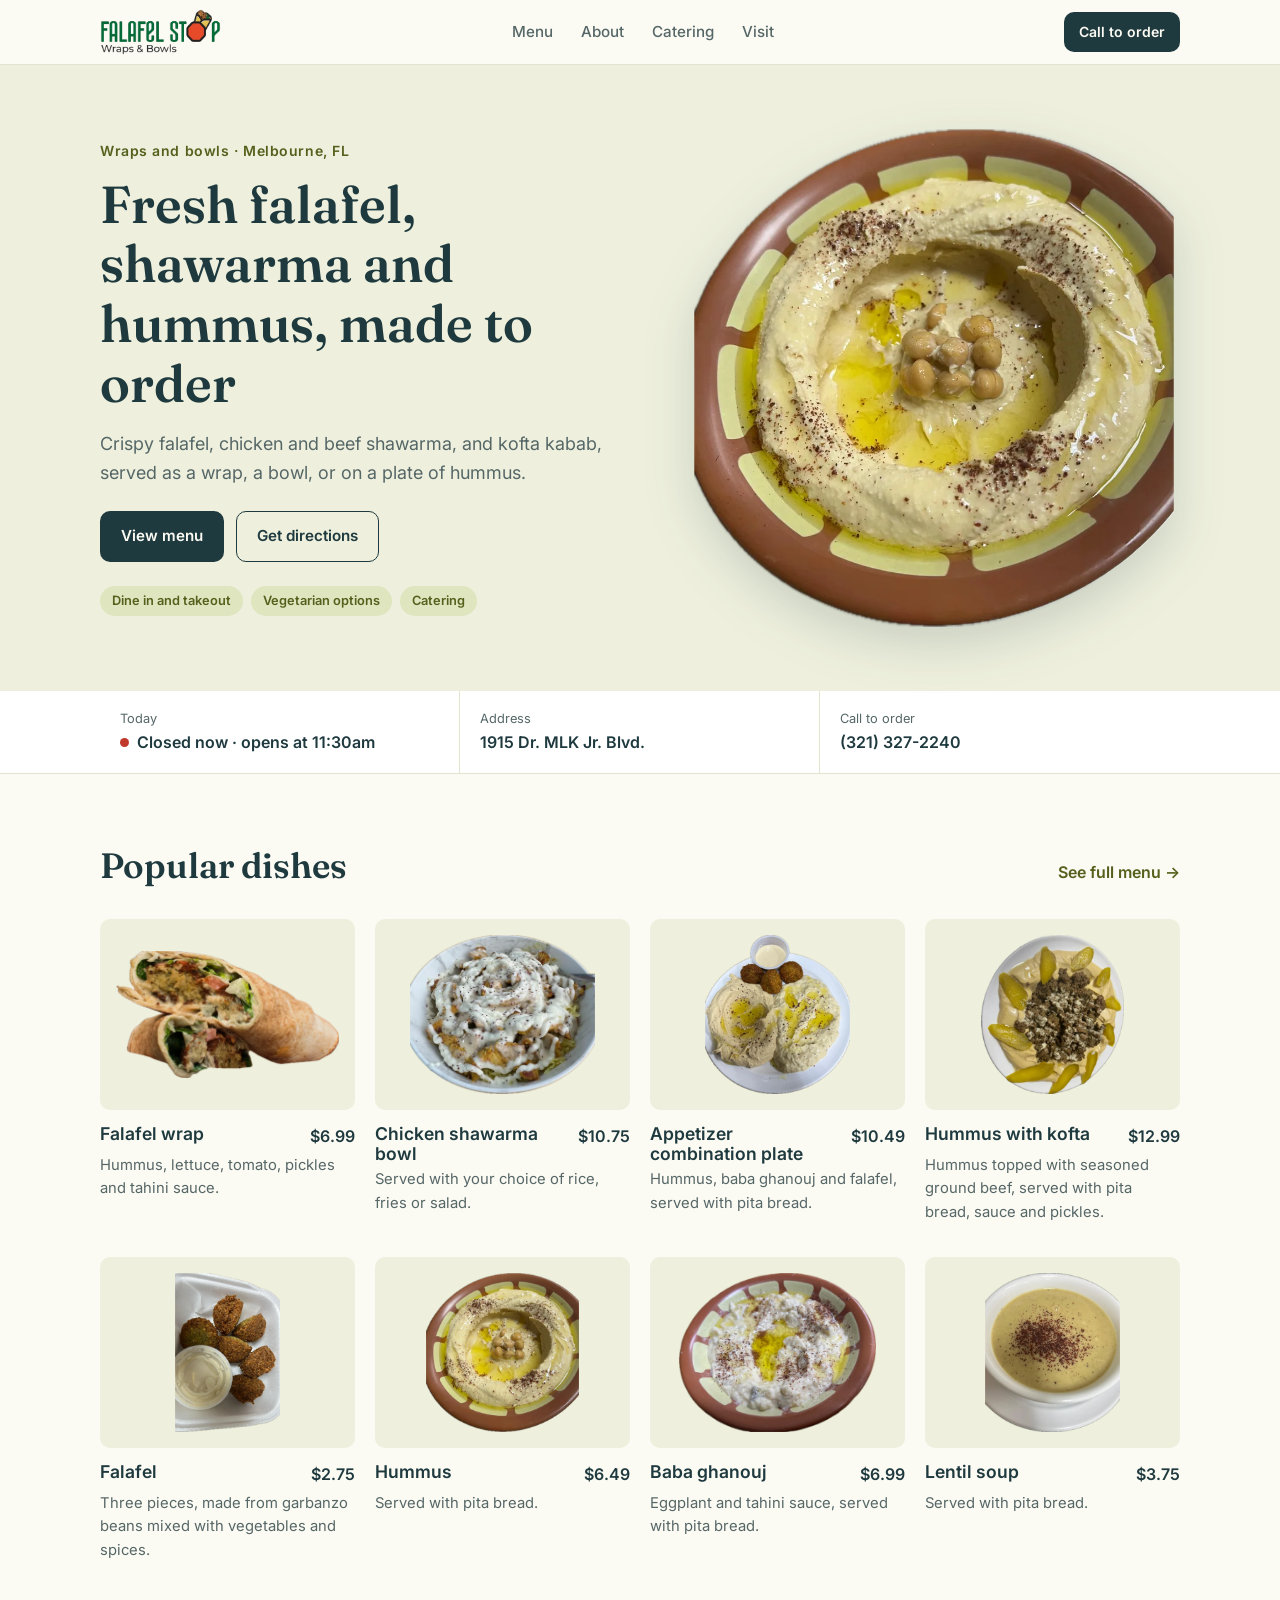
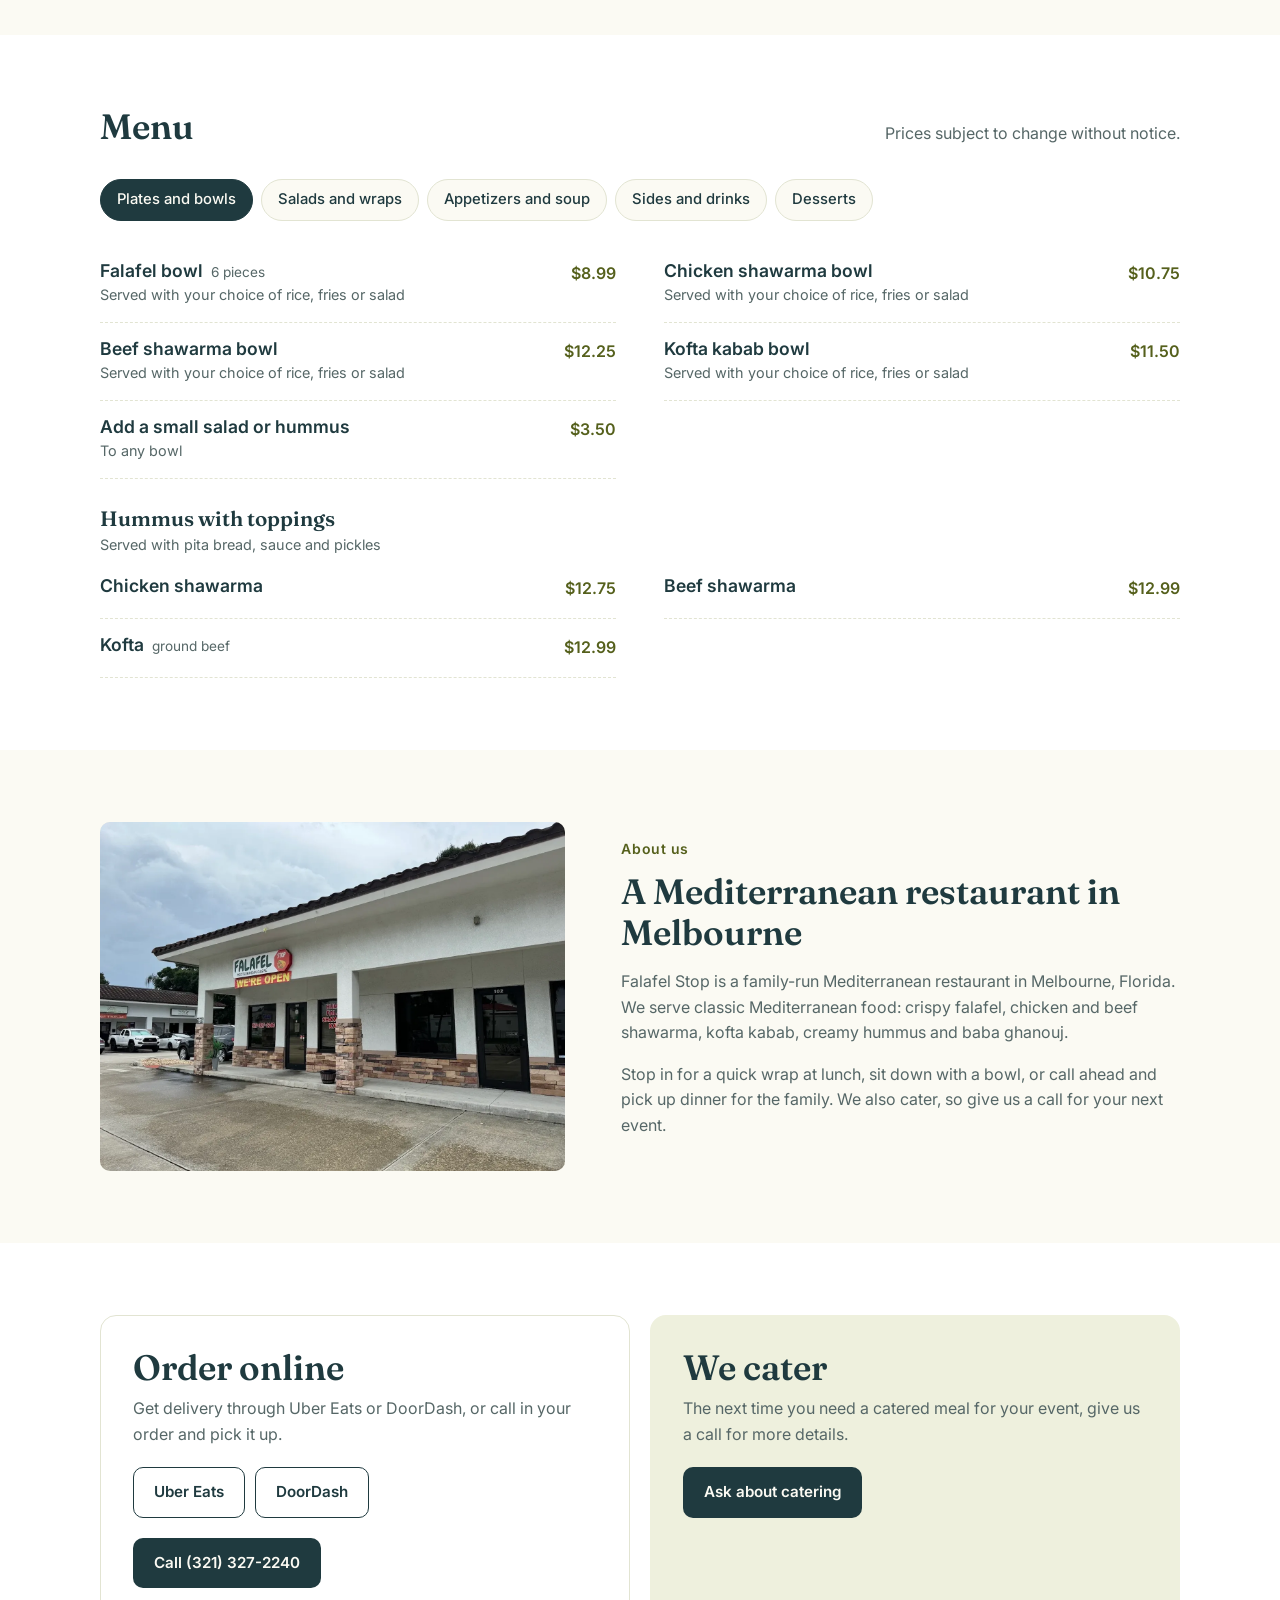
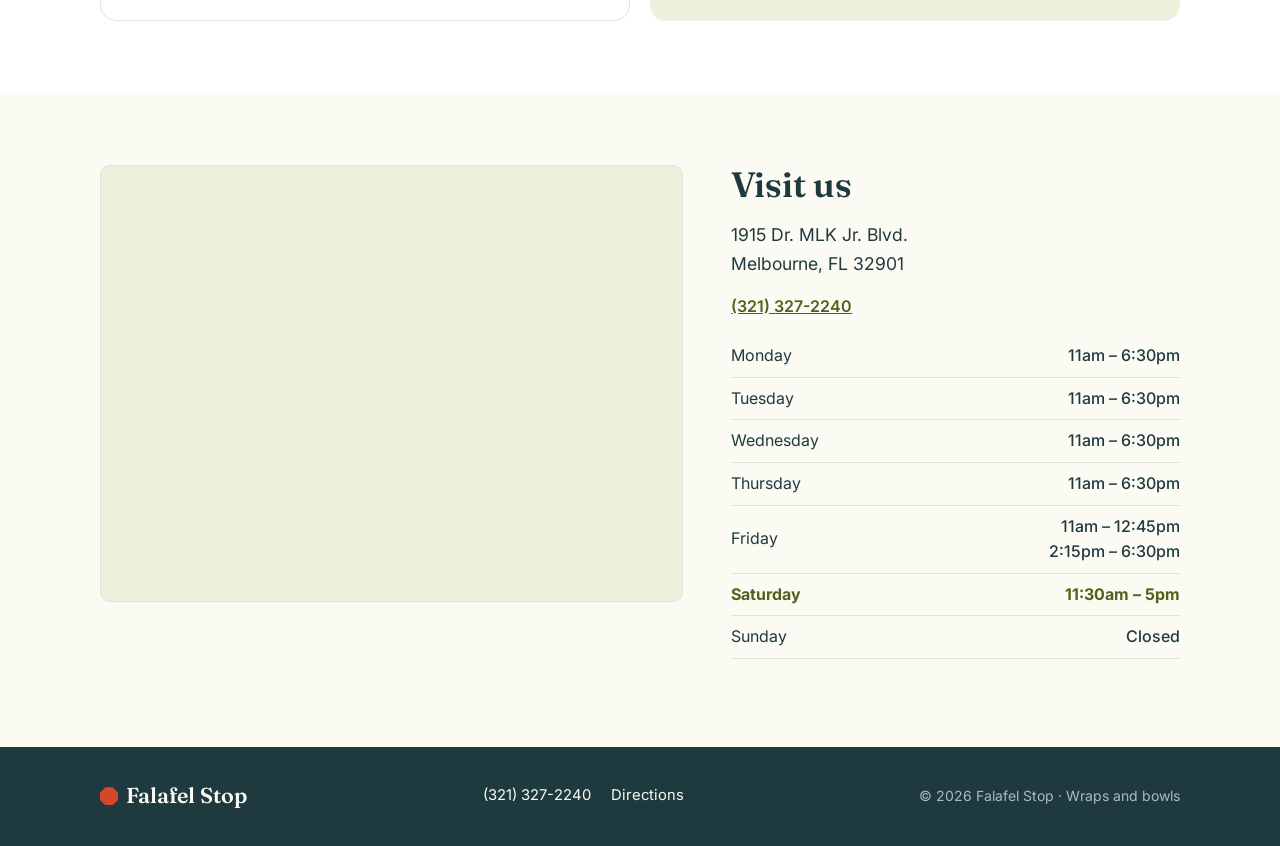
<file: index.html>
<!DOCTYPE html>
<html lang="en">
<head>
  <meta charset="UTF-8" />
  <meta name="viewport" content="width=device-width, initial-scale=1" />
  <title>Falafel Stop · Wraps and bowls in Melbourne, FL</title>
  <meta name="description" content="Falafel, shawarma, kofta and hummus wraps and bowls at 1915 Dr. MLK Jr. Blvd, Melbourne, FL. Dine in, takeout and catering. Call (321) 327-2240." />

  <link rel="icon" type="image/png" href="images/favicon.png" />
  <link rel="apple-touch-icon" href="images/apple-touch-icon.png" />
  <link rel="preconnect" href="https://fonts.googleapis.com" />
  <link rel="preconnect" href="https://fonts.gstatic.com" crossorigin />
  <link href="https://fonts.googleapis.com/css2?family=Fraunces:opsz,wght@9..144,500;9..144,600&family=Inter:wght@400;500;600&display=swap" rel="stylesheet" />
  <link rel="stylesheet" href="styles.css" />

  <!-- Helps Google show hours, address and phone in search results. -->
  <script type="application/ld+json">
  {
    "@context": "https://schema.org",
    "@type": "Restaurant",
    "name": "Falafel Stop",
    "alternateName": "Falafel Stop Wraps & Bowls",
    "url": "https://eatfalafelstop.com",
    "servesCuisine": ["Middle Eastern", "Mediterranean"],
    "telephone": "+1-321-327-2240",
    "priceRange": "$",
    "acceptsReservations": false,
    "address": {
      "@type": "PostalAddress",
      "streetAddress": "1915 Dr. MLK Jr. Blvd.",
      "addressLocality": "Melbourne",
      "addressRegion": "FL",
      "postalCode": "32901",
      "addressCountry": "US"
    },
    "openingHoursSpecification": [
      { "@type": "OpeningHoursSpecification", "dayOfWeek": ["Monday","Tuesday","Wednesday","Thursday"], "opens": "11:00", "closes": "18:30" },
      { "@type": "OpeningHoursSpecification", "dayOfWeek": "Friday", "opens": "11:00", "closes": "12:45" },
      { "@type": "OpeningHoursSpecification", "dayOfWeek": "Friday", "opens": "14:15", "closes": "18:30" },
      { "@type": "OpeningHoursSpecification", "dayOfWeek": "Saturday", "opens": "11:30", "closes": "17:00" }
    ]
  }
  </script>
</head>
<body>

  <header class="site-header">
    <div class="container header-inner">
      <a href="#top" class="logo logo-img"><img src="images/logo.png" alt="Falafel Stop · Wraps and bowls" width="708" height="269" /></a>
      <nav class="nav" aria-label="Main">
        <a href="#menu">Menu</a>
        <a href="#story">About</a>
        <a href="#catering">Catering</a>
        <a href="#visit">Visit</a>
      </nav>
      <a href="tel:+13213272240" class="btn btn-dark btn-sm">Call to order</a>
    </div>
  </header>

  <main id="top">

    <!-- Hero -->
    <section class="hero">
      <div class="container hero-inner">
        <div class="hero-text">
          <p class="eyebrow">Wraps and bowls · Melbourne, FL</p>
          <h1>Fresh falafel, shawarma and hummus, made to order</h1>
          <p class="lead">Crispy falafel, chicken and beef shawarma, and kofta kabab, served as a wrap, a bowl, or on a plate of hummus.</p>
          <div class="hero-actions">
            <a href="#menu" class="btn btn-dark">View menu</a>
            <a href="https://maps.google.com/?q=1915+Dr+MLK+Jr+Blvd+Melbourne+FL+32901" target="_blank" rel="noopener" class="btn btn-outline">Get directions</a>
          </div>
          <ul class="badges">
            <li>Dine in and takeout</li>
            <li>Vegetarian options</li>
            <li>Catering</li>
          </ul>
        </div>
        <div class="hero-photo">
          <img src="images/hummus.webp" alt="Hummus topped with olive oil, sumac and chickpeas" width="867" height="900" />
        </div>
      </div>
    </section>

    <!-- Quick info bar -->
    <section class="info-bar">
      <div class="container info-grid">
        <div class="info-item">
          <span class="info-label">Today</span>
          <span class="info-value"><span id="open-status" class="status-dot"></span><span id="today-hours">11am – 6:30pm</span></span>
        </div>
        <a class="info-item" href="https://maps.google.com/?q=1915+Dr+MLK+Jr+Blvd+Melbourne+FL+32901" target="_blank" rel="noopener">
          <span class="info-label">Address</span>
          <span class="info-value">1915 Dr. MLK Jr. Blvd.</span>
        </a>
        <a class="info-item" href="tel:+13213272240">
          <span class="info-label">Call to order</span>
          <span class="info-value">(321) 327-2240</span>
        </a>
      </div>
    </section>

    <!-- Popular dishes -->
    <section class="section">
      <div class="container">
        <div class="section-head">
          <h2>Popular dishes</h2>
          <a href="#menu" class="link-arrow">See full menu →</a>
        </div>
        <div class="dish-grid">
          <article class="dish">
            <div class="dish-photo"><img src="images/falafel-wrap.webp" alt="Falafel wrap cut in half, showing falafel, hummus, lettuce and tomato" width="900" height="511" loading="lazy" /></div>
            <div class="dish-row"><h3>Falafel wrap</h3><span class="price">$6.99</span></div>
            <p>Hummus, lettuce, tomato, pickles and tahini sauce.</p>
          </article>
          <article class="dish">
            <div class="dish-photo"><img src="images/chicken-shawarma-bowl.webp" alt="Chicken shawarma over rice, topped with garlic sauce" width="765" height="658" loading="lazy" /></div>
            <div class="dish-row"><h3>Chicken shawarma bowl</h3><span class="price">$10.75</span></div>
            <p>Served with your choice of rice, fries or salad.</p>
          </article>
          <article class="dish">
            <div class="dish-photo"><img src="images/appetizer-combo.webp" alt="Plate of hummus, baba ghanouj and three falafel with tahini" width="816" height="900" loading="lazy" /></div>
            <div class="dish-row"><h3>Appetizer combination plate</h3><span class="price">$10.49</span></div>
            <p>Hummus, baba ghanouj and falafel, served with pita bread.</p>
          </article>
          <article class="dish">
            <div class="dish-photo"><img src="images/hummus-kofta.webp" alt="Hummus topped with seasoned ground beef, tahini and pickles" width="808" height="900" loading="lazy" /></div>
            <div class="dish-row"><h3>Hummus with kofta</h3><span class="price">$12.99</span></div>
            <p>Hummus topped with seasoned ground beef, served with pita bread, sauce and pickles.</p>
          </article>
          <article class="dish">
            <div class="dish-photo"><img src="images/falafel.webp" alt="Crispy falafel with a cup of tahini sauce" width="596" height="900" loading="lazy" /></div>
            <div class="dish-row"><h3>Falafel</h3><span class="price">$2.75</span></div>
            <p>Three pieces, made from garbanzo beans mixed with vegetables and spices.</p>
          </article>
          <article class="dish">
            <div class="dish-photo"><img src="images/hummus.webp" alt="Hummus with olive oil, sumac and chickpeas" width="867" height="900" loading="lazy" /></div>
            <div class="dish-row"><h3>Hummus</h3><span class="price">$6.49</span></div>
            <p>Served with pita bread.</p>
          </article>
          <article class="dish">
            <div class="dish-photo"><img src="images/baba-ghanouj.webp" alt="Baba ghanouj with olive oil and sumac" width="900" height="731" loading="lazy" /></div>
            <div class="dish-row"><h3>Baba ghanouj</h3><span class="price">$6.99</span></div>
            <p>Eggplant and tahini sauce, served with pita bread.</p>
          </article>
          <article class="dish">
            <div class="dish-photo"><img src="images/lentil-soup.webp" alt="Bowl of lentil soup topped with sumac" width="758" height="900" loading="lazy" /></div>
            <div class="dish-row"><h3>Lentil soup</h3><span class="price">$3.75</span></div>
            <p>Served with pita bread.</p>
          </article>
        </div>
      </div>
    </section>

    <!-- Full menu -->
    <section class="section section-alt" id="menu">
      <div class="container">
        <div class="section-head">
          <h2>Menu</h2>
          <p class="muted">Prices subject to change without notice.</p>
        </div>

        <div class="menu-tabs" role="tablist" aria-label="Menu categories">
          <button role="tab" aria-selected="true" data-tab="plates">Plates and bowls</button>
          <button role="tab" aria-selected="false" data-tab="wraps">Salads and wraps</button>
          <button role="tab" aria-selected="false" data-tab="appetizers">Appetizers and soup</button>
          <button role="tab" aria-selected="false" data-tab="sides">Sides and drinks</button>
          <button role="tab" aria-selected="false" data-tab="desserts">Desserts</button>
        </div>

        <div class="menu-panel" data-panel="plates">
          <div class="menu-item"><div><h3>Falafel bowl <span class="qty">6 pieces</span></h3><p>Served with your choice of rice, fries or salad</p></div><span class="price">$8.99</span></div>
          <div class="menu-item"><div><h3>Chicken shawarma bowl</h3><p>Served with your choice of rice, fries or salad</p></div><span class="price">$10.75</span></div>
          <div class="menu-item"><div><h3>Beef shawarma bowl</h3><p>Served with your choice of rice, fries or salad</p></div><span class="price">$12.25</span></div>
          <div class="menu-item"><div><h3>Kofta kabab bowl</h3><p>Served with your choice of rice, fries or salad</p></div><span class="price">$11.50</span></div>
          <div class="menu-item"><div><h3>Add a small salad or hummus</h3><p>To any bowl</p></div><span class="price">$3.50</span></div>
          <div class="menu-subhead">
            <h3>Hummus with toppings</h3>
            <p>Served with pita bread, sauce and pickles</p>
          </div>
          <div class="menu-item"><div><h3>Chicken shawarma</h3></div><span class="price">$12.75</span></div>
          <div class="menu-item"><div><h3>Beef shawarma</h3></div><span class="price">$12.99</span></div>
          <div class="menu-item"><div><h3>Kofta <span class="qty">ground beef</span></h3></div><span class="price">$12.99</span></div>
        </div>

        <div class="menu-panel" data-panel="wraps" hidden>
          <div class="menu-item"><div><h3>Falafel wrap</h3><p>Hummus, lettuce, tomato, pickles and tahini sauce</p></div><span class="price">$6.99</span></div>
          <div class="menu-item"><div><h3>Chicken shawarma wrap</h3><p>Hummus, lettuce, tomato, pickles and garlic sauce</p></div><span class="price">$9.25</span></div>
          <div class="menu-item"><div><h3>Beef shawarma wrap</h3><p>Hummus, lettuce, tomato, pickles and tahini sauce</p></div><span class="price">$10.49</span></div>
          <div class="menu-item"><div><h3>Kofta kabab wrap</h3><p>Hummus, lettuce, tomato, pickles and tahini sauce</p></div><span class="price">$9.50</span></div>
          <div class="menu-item"><div><h3>Garden salad</h3><p>Lettuce, tomato, cucumber and house dressing</p></div><span class="price">$6.99</span></div>
          <div class="menu-item"><div><h3>Diced salad</h3><p>Onion, tomato, cucumber and house dressing</p></div><span class="price">$6.99</span></div>
        </div>

        <div class="menu-panel" data-panel="appetizers" hidden>
          <div class="menu-item"><div><h3>Falafel <span class="qty">3 pieces</span></h3><p>Made from garbanzo beans mixed with vegetables and spices</p></div><span class="price">$2.75</span></div>
          <div class="menu-item"><div><h3>Hummus</h3><p>Served with pita bread</p></div><span class="price">$6.49</span></div>
          <div class="menu-item"><div><h3>Baba ghanouj</h3><p>Eggplant and tahini sauce, served with pita bread</p></div><span class="price">$6.99</span></div>
          <div class="menu-item"><div><h3>Appetizer combination plate</h3><p>Hummus, baba ghanouj and falafel, served with pita bread</p></div><span class="price">$10.49</span></div>
          <div class="menu-item"><div><h3>Lentil soup</h3><p>Served with pita bread</p></div><span class="price">$3.75</span></div>
        </div>

        <div class="menu-panel" data-panel="sides" hidden>
          <div class="menu-item"><div><h3>French fries</h3></div><span class="price">$3.50</span></div>
          <div class="menu-item"><div><h3>Basmati rice</h3></div><span class="price">$3.50</span></div>
          <div class="menu-item"><div><h3>Soda cans</h3></div><span class="price">$1.50</span></div>
          <div class="menu-item"><div><h3>Soda bottles</h3></div><span class="price">$2.25</span></div>
          <div class="menu-item"><div><h3>Juice and tea bottles</h3></div><span class="price">$2.49</span></div>
          <div class="menu-item"><div><h3>Vimto</h3><p>Imported drink</p></div><span class="price">$2.25</span></div>
        </div>

        <div class="menu-panel" data-panel="desserts" hidden>
          <div class="menu-item"><div><h3>Baklawa <span class="qty">walnut filling</span></h3></div><span class="price">$1.75</span></div>
          <div class="menu-item"><div><h3>Baklawa <span class="qty">cashew filling</span></h3></div><span class="price">$1.25</span></div>
          <div class="menu-item"><div><h3>Honey almond cake</h3></div><span class="price">$2.25</span></div>
        </div>
      </div>
    </section>

    <!-- Story -->
    <section class="section" id="story">
      <div class="container story">
        <div class="story-photo"><img src="images/storefront.webp" alt="Falafel Stop storefront at 1915 Dr. MLK Jr. Blvd., with the We're Open sign over the door" width="1360" height="1020" loading="lazy" /></div>
        <div>
          <p class="eyebrow">About us</p>
          <h2>A Mediterranean restaurant in Melbourne</h2>
          <p>Falafel Stop is a family-run Mediterranean restaurant in Melbourne, Florida. We serve classic Mediterranean food: crispy falafel, chicken and beef shawarma, kofta kabab, creamy hummus and baba ghanouj.</p>
          <p>Stop in for a quick wrap at lunch, sit down with a bowl, or call ahead and pick up dinner for the family. We also cater, so give us a call for your next event.</p>
        </div>
      </div>
    </section>

    <!-- Order + catering -->
    <section class="section section-alt" id="order">
      <div class="container cta-grid">
        <div class="cta-card">
          <h2>Order online</h2>
          <p>Get delivery through Uber Eats or DoorDash, or call in your order and pick it up.</p>
          <div class="cta-actions">
            <a href="https://www.ubereats.com/store/falafel-stop/Yfz_KZZFWPuvG8gngyMzmQ" target="_blank" rel="noopener" class="btn btn-outline">Uber Eats</a>
            <a href="https://www.doordash.com/store/falafel-stop-mediterranean-cuisine-melbourne-1125636/" target="_blank" rel="noopener" class="btn btn-outline">DoorDash</a>          </div>
          <div class="cta-actions">
            <a href="tel:+13213272240" class="btn btn-dark">Call (321) 327-2240</a>
          </div>
        </div>
        <div class="cta-card cta-warm" id="catering">
          <h2>We cater</h2>
          <p>The next time you need a catered meal for your event, give us a call for more details.</p>
          <div class="cta-actions">
            <a href="tel:+13213272240" class="btn btn-dark">Ask about catering</a>
          </div>
        </div>
      </div>
    </section>

    <!-- Visit -->
    <section class="section" id="visit">
      <div class="container visit">
        <div class="map">
          <iframe
            title="Map to Falafel Stop"
            src="https://www.google.com/maps?q=1915+Dr+MLK+Jr+Blvd+Melbourne+FL+32901&output=embed"
            loading="lazy"
            referrerpolicy="no-referrer-when-downgrade"></iframe>
        </div>
        <div>
          <h2>Visit us</h2>
          <p class="address">1915 Dr. MLK Jr. Blvd.<br />Melbourne, FL 32901</p>
          <p><a href="tel:+13213272240" class="link">(321) 327-2240</a></p>
          <table class="hours" id="hours-table" aria-label="Opening hours"></table>
        </div>
      </div>
    </section>

  </main>

  <footer class="footer">
    <div class="container footer-inner">
      <span class="logo"><span class="logo-mark" aria-hidden="true"></span>Falafel Stop</span>
      <div class="footer-links">
        <a href="tel:+13213272240">(321) 327-2240</a>
        <a href="https://maps.google.com/?q=1915+Dr+MLK+Jr+Blvd+Melbourne+FL+32901" target="_blank" rel="noopener">Directions</a>
      </div>
      <span class="muted small">© <span id="year"></span> Falafel Stop · Wraps and bowls</span>
    </div>
  </footer>

  <!-- Sticky bar on phones -->
  <div class="mobile-bar">
    <a href="tel:+13213272240">Call</a>
    <a href="https://maps.google.com/?q=1915+Dr+MLK+Jr+Blvd+Melbourne+FL+32901" target="_blank" rel="noopener">Directions</a>
    <a href="#menu">Menu</a>
  </div>

  <script src="script.js"></script>
</body>
</html>
</file>
<file: styles.css>
:root {
  --cream: #fbfaf3;
  --sand: #eef0dd;
  --amber: #d4472b;
  --amber-dark: #55601c;
  --ink: #1f3a3f;
  --ink-soft: #566767;
  --line: #e2e4d2;
  --white: #ffffff;
  --green: #2f6b2a;
  --green-bg: #e3f0da;
  --radius: 10px;
  --serif: "Fraunces", Georgia, serif;
  --sans: "Inter", system-ui, -apple-system, sans-serif;
}

* { box-sizing: border-box; }

html { scroll-behavior: smooth; scroll-padding-top: 72px; }

body {
  margin: 0;
  font-family: var(--sans);
  font-size: 16px;
  line-height: 1.6;
  color: var(--ink);
  background: var(--cream);
}

h1, h2, h3 { font-family: var(--serif); font-weight: 600; line-height: 1.15; margin: 0; }
h1 { font-size: clamp(2rem, 5vw, 3.25rem); }
h2 { font-size: clamp(1.6rem, 3.5vw, 2.2rem); }
h3 { font-size: 1.1rem; font-family: var(--sans); }
p { margin: 0 0 1rem; }
a { color: inherit; }

.container { width: 100%; max-width: 1120px; margin: 0 auto; padding: 0 20px; }
.muted { color: var(--ink-soft); }
.small { font-size: 0.875rem; }
.eyebrow { color: var(--amber-dark); font-weight: 600; font-size: 0.875rem; letter-spacing: 0.04em; margin-bottom: 0.75rem; }

/* Buttons */
.btn {
  display: inline-flex; align-items: center; justify-content: center;
  padding: 12px 20px; border-radius: var(--radius);
  font-weight: 600; font-size: 0.95rem; text-decoration: none;
  border: 1.5px solid transparent; transition: background .15s, color .15s, border-color .15s;
}
.btn-sm { padding: 8px 14px; font-size: 0.875rem; }
.btn-dark { background: var(--ink); color: var(--cream); }
.btn-dark:hover { background: #2c5057; }
.btn-outline { border-color: var(--ink); color: var(--ink); }
.btn-outline:hover { background: var(--ink); color: var(--cream); }

.link { color: var(--amber-dark); font-weight: 600; }
.link-arrow { color: var(--amber-dark); font-weight: 600; text-decoration: none; }
.link-arrow:hover { text-decoration: underline; }

/* Header */
.site-header {
  position: sticky; top: 0; z-index: 10;
  background: rgba(251, 250, 243, 0.92);
  backdrop-filter: blur(8px);
  border-bottom: 1px solid var(--line);
}
.header-inner { display: flex; align-items: center; justify-content: space-between; height: 64px; gap: 16px; }
.logo { font-family: var(--serif); font-size: 1.35rem; font-weight: 600; text-decoration: none; display: inline-flex; align-items: center; gap: 8px; }
.logo-img img { height: 46px; width: auto; display: block; }
.logo-mark {
  width: 18px; height: 18px; background: var(--amber);
  clip-path: polygon(30% 0, 70% 0, 100% 30%, 100% 70%, 70% 100%, 30% 100%, 0 70%, 0 30%);
}
.nav { display: flex; gap: 28px; }
.nav a { text-decoration: none; color: var(--ink-soft); font-weight: 500; font-size: 0.95rem; }
.nav a:hover { color: var(--ink); }

/* Photo placeholders: swap for <img> once real photos arrive */
.photo {
  background: repeating-linear-gradient(45deg, #e6e9cf, #e6e9cf 12px, #dde2c0 12px, #dde2c0 24px);
  border-radius: var(--radius);
  display: flex; align-items: center; justify-content: center;
  color: var(--amber-dark); font-size: 0.85rem; font-weight: 500;
  overflow: hidden;
}
.photo img { width: 100%; height: 100%; object-fit: cover; }

/* Hero */
.hero { background: var(--sand); padding: 64px 0; }
.hero-inner { display: grid; grid-template-columns: 1.1fr 1fr; gap: 48px; align-items: center; }
.hero h1 { margin-bottom: 1rem; }
.lead { font-size: 1.125rem; color: var(--ink-soft); max-width: 34rem; }
.hero-actions { display: flex; flex-wrap: wrap; gap: 12px; margin: 1.5rem 0; }
.hero-photo { display: flex; align-items: center; justify-content: center; }
.hero-photo img { width: 100%; max-width: 480px; height: auto; filter: drop-shadow(0 18px 24px rgba(31, 58, 63, 0.18)); }
.badges { list-style: none; padding: 0; margin: 0; display: flex; flex-wrap: wrap; gap: 8px; }
.badges li { background: #dfe5bf; color: var(--amber-dark); font-size: 0.8rem; font-weight: 600; padding: 5px 12px; border-radius: 999px; }

/* Info bar */
.info-bar { background: var(--white); border-bottom: 1px solid var(--line); }
.info-grid { display: grid; grid-template-columns: repeat(3, 1fr); }
.info-item { display: flex; flex-direction: column; padding: 18px 20px; text-decoration: none; border-right: 1px solid var(--line); }
.info-item:last-child { border-right: 0; }
a.info-item:hover { background: var(--cream); }
.info-label { font-size: 0.8rem; color: var(--ink-soft); }
.info-value { font-weight: 600; display: flex; align-items: center; gap: 8px; }
.status-dot { width: 9px; height: 9px; border-radius: 50%; background: #aaa; flex-shrink: 0; }
.status-dot.open { background: #3a9b3a; }
.status-dot.closed { background: #c0392b; }

/* Sections */
.section { padding: 72px 0; }
.section-alt { background: var(--white); }
.section-head { display: flex; justify-content: space-between; align-items: baseline; flex-wrap: wrap; gap: 8px 24px; margin-bottom: 32px; }
.section-head p { margin: 0; }

/* Dishes */
.dish-grid { display: grid; grid-template-columns: repeat(4, minmax(0, 1fr)); gap: 32px 20px; }
.dish-photo {
  position: relative; overflow: hidden;
  aspect-ratio: 4 / 3; max-width: 100%; margin-bottom: 14px;
  background: var(--sand); border-radius: var(--radius);
}
/* Absolutely positioned so Safari sizes the photo to the box instead of its natural size. */
.dish-photo img {
  position: absolute; top: 16px; left: 16px;
  width: calc(100% - 32px); height: calc(100% - 32px);
  object-fit: contain;
}
.dish-row { display: flex; justify-content: space-between; gap: 12px; margin-bottom: 4px; }
.dish p { color: var(--ink-soft); font-size: 0.925rem; margin: 0; }
.price { font-weight: 600; white-space: nowrap; }

/* Menu */
.menu-tabs { display: flex; gap: 8px; flex-wrap: wrap; margin-bottom: 24px; }
.menu-tabs button {
  font: inherit; font-weight: 500; font-size: 0.925rem;
  padding: 8px 16px; border-radius: 999px; cursor: pointer;
  border: 1px solid var(--line); background: var(--cream); color: var(--ink);
}
.menu-tabs button[aria-selected="true"] { background: var(--ink); color: var(--cream); border-color: var(--ink); }
.menu-panel { display: grid; grid-template-columns: 1fr 1fr; gap: 0 48px; }
.menu-panel[hidden] { display: none; }
.menu-item { display: flex; justify-content: space-between; gap: 16px; padding: 16px 0; border-bottom: 1px dashed var(--line); }
.menu-item h3 { margin-bottom: 2px; }
.menu-item p { margin: 0; color: var(--ink-soft); font-size: 0.9rem; }
.menu-item .price { color: var(--amber-dark); }
.qty { font-weight: 400; font-size: 0.85rem; color: var(--ink-soft); margin-left: 4px; }
.menu-subhead { grid-column: 1 / -1; padding: 28px 0 4px; }
.menu-subhead h3 { font-family: var(--serif); font-size: 1.3rem; }
.menu-subhead p { margin: 2px 0 0; color: var(--ink-soft); font-size: 0.9rem; }
.tag { display: inline-block; font-size: 0.72rem; font-weight: 600; padding: 1px 8px; border-radius: 999px; background: #f6d9a8; color: var(--amber-dark); margin-left: 4px; }
.tag-green { background: var(--green-bg); color: var(--green); }

/* Story */
.story { display: grid; grid-template-columns: 1fr 1.2fr; gap: 56px; align-items: center; }
.story-photo { position: relative; aspect-ratio: 4 / 3; max-width: 100%; border-radius: var(--radius); overflow: hidden; background: var(--sand); }
.story-photo img { position: absolute; inset: 0; width: 100%; height: 100%; object-fit: cover; object-position: 40% 50%; }
.story h2 { margin-bottom: 1rem; }
.story p:not(.eyebrow) { color: var(--ink-soft); }

/* Reviews */
.review-grid { display: grid; grid-template-columns: repeat(3, 1fr); gap: 20px; }
.review { margin: 0; background: var(--cream); border: 1px solid var(--line); border-radius: var(--radius); padding: 24px; }
.review p { font-family: var(--serif); font-size: 1.1rem; }
.review cite { font-style: normal; color: var(--ink-soft); font-size: 0.875rem; }
.stars { color: var(--amber); letter-spacing: 2px; }

/* Order + catering */
.cta-grid { display: grid; grid-template-columns: 1fr 1fr; gap: 20px; }
.cta-card { background: var(--white); border: 1px solid var(--line); border-radius: 16px; padding: 32px; }
.cta-card h2 { margin-bottom: 0.5rem; }
.cta-card p { color: var(--ink-soft); }
.cta-warm { background: var(--sand); border-color: transparent; }
.cta-actions { display: flex; flex-wrap: wrap; gap: 10px; margin-top: 1.25rem; }

/* Visit */
.visit { display: grid; grid-template-columns: 1.3fr 1fr; gap: 48px; align-items: start; }
.map { border-radius: var(--radius); overflow: hidden; border: 1px solid var(--line); aspect-ratio: 4 / 3; background: var(--sand); }
.map iframe { width: 100%; height: 100%; border: 0; display: block; }
.visit h2 { margin-bottom: 1rem; }
.address { font-size: 1.1rem; }
.hours { width: 100%; border-collapse: collapse; margin: 8px 0 16px; }
.hours td { padding: 8px 0; border-bottom: 1px solid var(--line); }
.hours td:last-child { text-align: right; font-weight: 500; }
.hours tr.today td { font-weight: 700; color: var(--amber-dark); }

/* Footer */
.footer { background: var(--ink); color: var(--cream); padding: 32px 0; }
.footer-inner { display: flex; flex-wrap: wrap; justify-content: space-between; align-items: center; gap: 16px; }
.footer .muted { color: #a9bcbc; }
.footer-links { display: flex; gap: 20px; }
.footer-links a { color: var(--cream); text-decoration: none; font-size: 0.925rem; }
.footer-links a:hover { text-decoration: underline; }

.mobile-bar { display: none; }

/* Tablet and phone */
@media (max-width: 860px) {
  .nav { display: none; }
  .hero { padding: 40px 0; }
  .hero-inner, .story, .visit, .cta-grid { grid-template-columns: 1fr; gap: 28px; }
  .hero-photo { order: -1; }
  .hero-photo img { max-width: 300px; }
  .dish-grid { grid-template-columns: repeat(2, minmax(0, 1fr)); }
  .review-grid { grid-template-columns: 1fr; }
  .menu-panel { grid-template-columns: 1fr; }
  .section { padding: 52px 0; }
  .story-photo { aspect-ratio: 16 / 10; }
}

@media (max-width: 600px) {
  .info-grid { grid-template-columns: 1fr; }
  .info-item { border-right: 0; border-bottom: 1px solid var(--line); flex-direction: row; justify-content: space-between; align-items: center; padding: 14px 20px; }
  .info-item:last-child { border-bottom: 0; }
  .menu-tabs { flex-wrap: nowrap; overflow-x: auto; margin: 0 -20px 24px; padding: 0 20px; scrollbar-width: none; }
  .menu-tabs button { flex-shrink: 0; }
  .dish-grid { grid-template-columns: minmax(0, 1fr); }
  .dish-photo { aspect-ratio: 16 / 10; }
  .cta-card { padding: 24px; }
  .site-header .btn { display: none; }

  body { padding-bottom: 64px; }
  .mobile-bar {
    display: grid; grid-template-columns: repeat(3, 1fr);
    position: fixed; left: 0; right: 0; bottom: 0; z-index: 20;
    background: var(--ink); padding-bottom: env(safe-area-inset-bottom);
  }
  .mobile-bar a { color: var(--cream); text-align: center; padding: 16px 0; font-weight: 600; text-decoration: none; }
  .mobile-bar a + a { border-left: 1px solid #35545a; }
}
</file>
